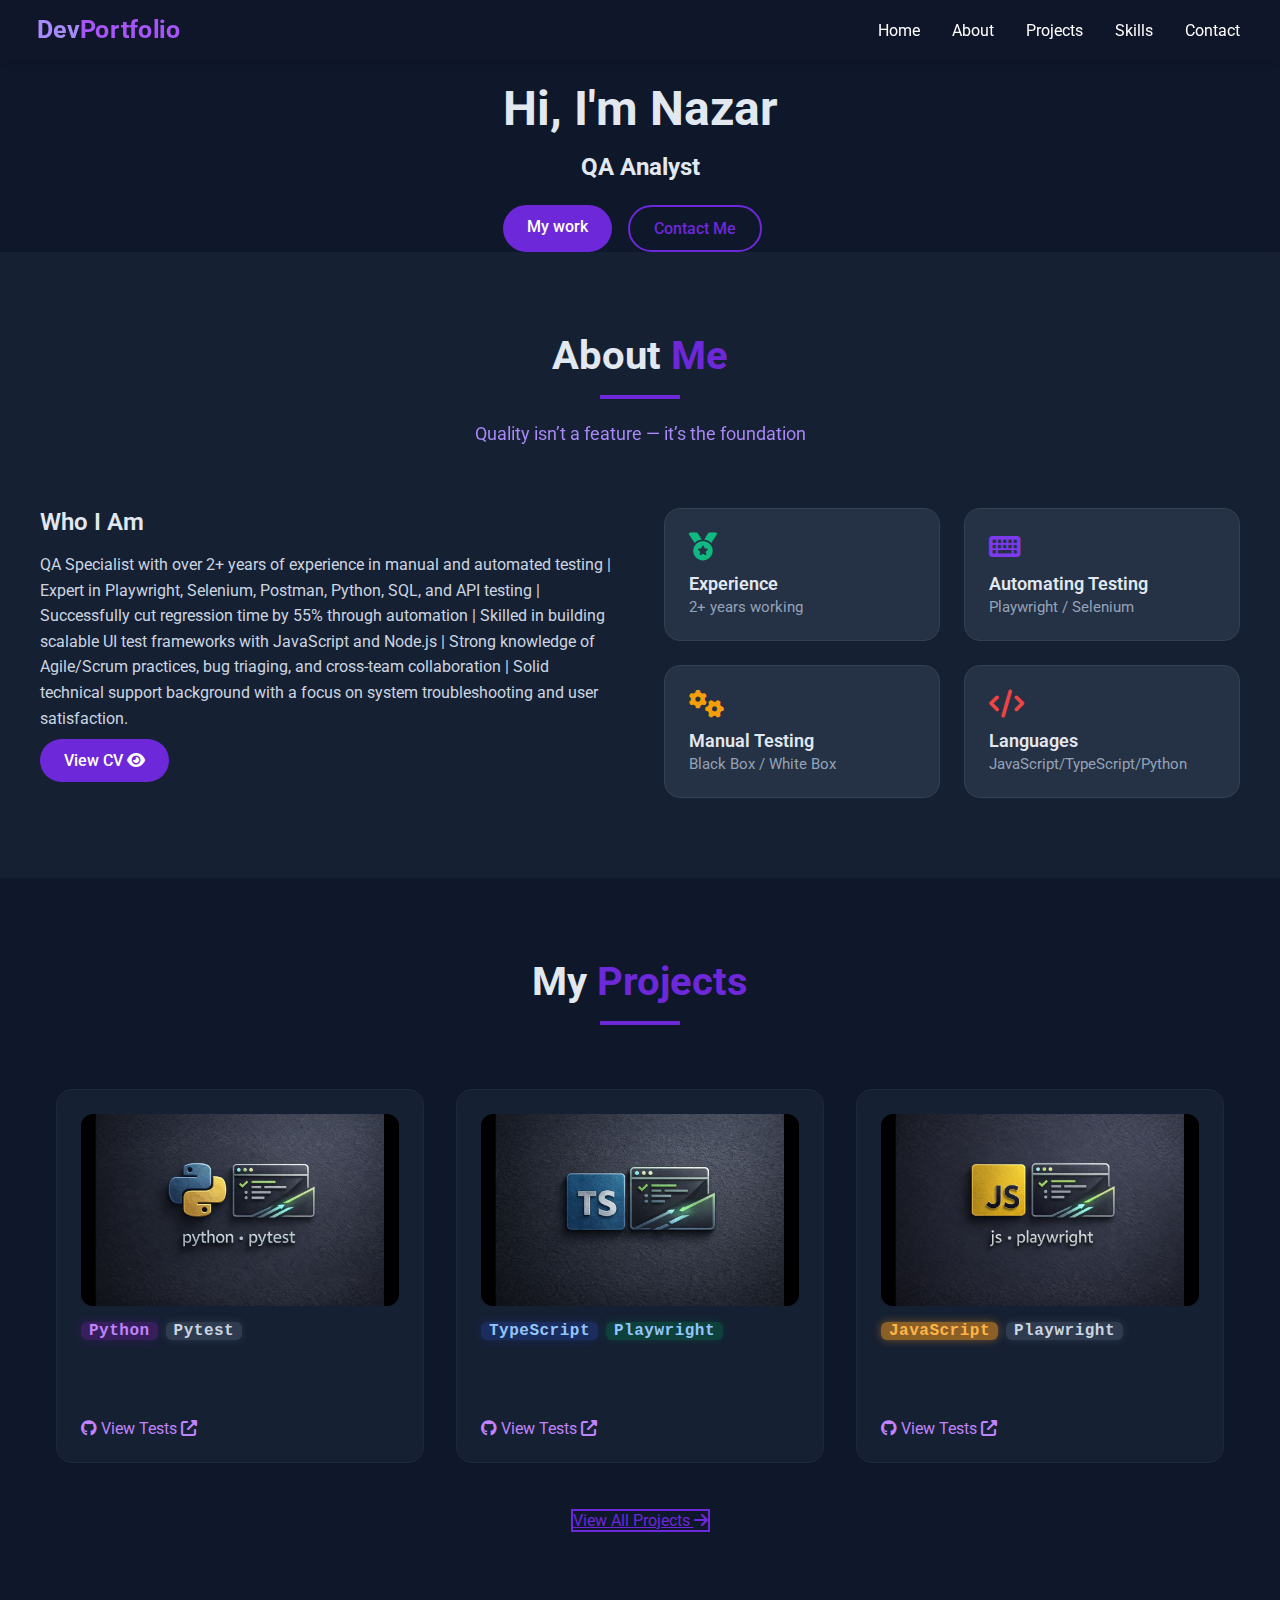
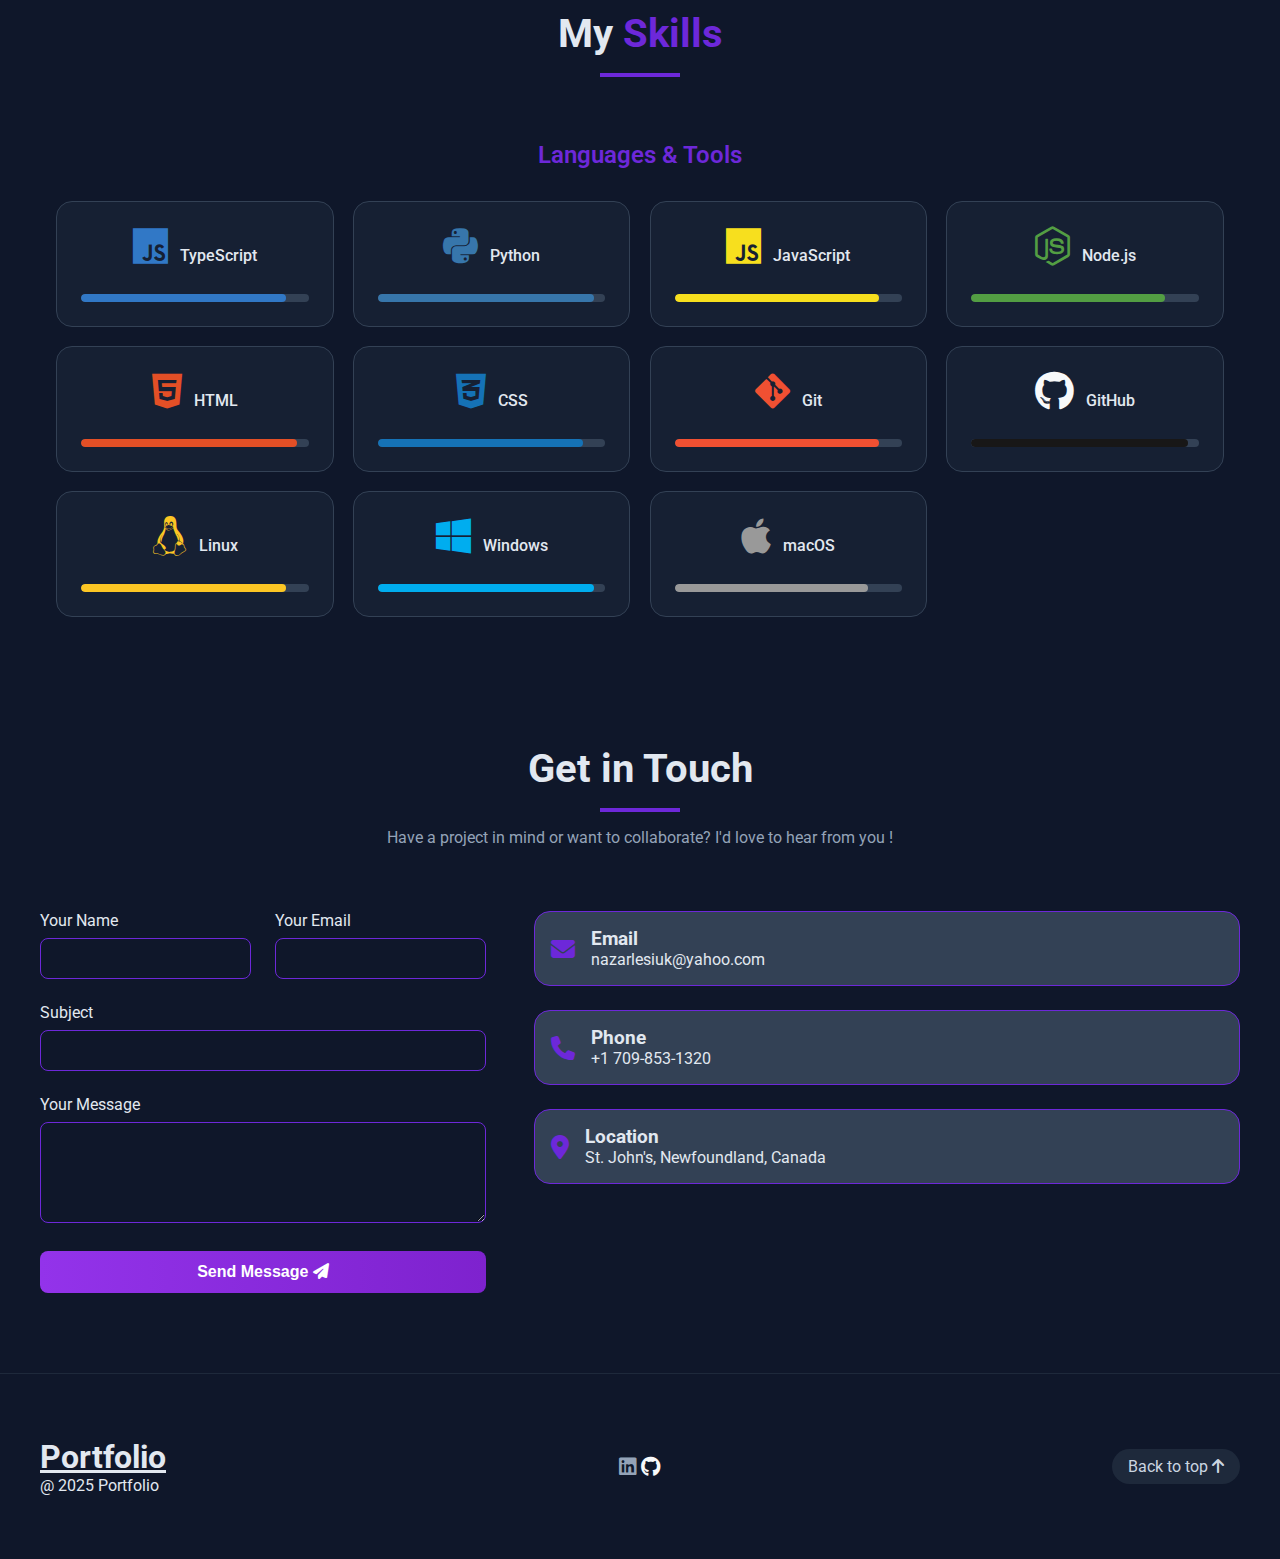
<file: index.html>
<!DOCTYPE html>
<html lang="en">
<head>
  <meta charset="UTF-8">
  <meta name="viewport" content="width=device-width, initial-scale=1.0">
  <title>My Portfolio</title>
  <link rel="stylesheet" href="style.css">
  <link href="https://fonts.googleapis.com/css2?family=Roboto:ital,wght@0,100..900;1,100..900&display=swap" rel="stylesheet">
  <link rel="stylesheet" href="https://cdnjs.cloudflare.com/ajax/libs/font-awesome/6.4.0/css/all.min.css" />
</head>
<body>
<!-- Navigation -->
<nav class="navbar">
  <div class="navbarContainer">
    <a href="#" class="headerlogo">Dev<span>Portfolio</span></a>

    <div class="navlinks" id="navlinks">
      <a href="#home" class="navlink">Home</a>
      <a href="#about" class="navlink">About</a>
      <a href="#projects" class="navlink">Projects</a>
      <a href="#skills" class="navlink">Skills</a>
      <a href="#contact" class="navlink">Contact</a>

      <!-- exit button -->
      <button class="closeBtn" id="closeBtn">Exit</button>
    </div>

    <button class="hamburger" id="hamburger">
      <i class="fas fa-bars"></i>
    </button>
  </div>
</nav>


<!--Hero Section number --2-->

<section class="heroSection" id="home">
    <div class="heroContainer">
        <div class="heroText">
            <h1 class="heroTitle">Hi, I'm <span>Nazar</span></h1>
            <h2 class="heroSubtitle">QA Analyst</h2>
            <div class="heroButtons">
                <a href="#projects" class="cta-btn cta-btn-primary">My work</a>
                <a href="#contact" class="cta-btn cta-btn-outline">Contact Me</a>
            </div>
        </div>
    </div>
</section>


<!-- About section -->
<section class="aboutSection" id="about">
  <div class="aboutContainer">
    <div class="aboutHeader">
      <h2 class="aboutTitle">About <span>Me</span></h2>
      <div class="aboutDivider"></div>
      <p class="aboutSubText">Quality isn’t a feature — it’s the foundation</p>
    </div>

    <!-- Content -->
<div class="aboutContent">
  <!-- Left Column -->
  <div class="aboutText">
    <h3 class="aboutSubheading">Who I Am</h3>
    <p>
      QA Specialist with over 2+ years of experience in manual and automated testing |
      Expert in Playwright, Selenium, Postman, Python, SQL, and API testing |
      Successfully cut regression time by 55% through automation |
      Skilled in building scalable UI test frameworks with JavaScript and Node.js |
      Strong knowledge of Agile/Scrum practices, bug triaging, and cross-team collaboration |
      Solid technical support background with a focus on system troubleshooting and user satisfaction.
    </p>
<a href="Nazar_Lesiuk_CV.pdf" class="cta-btn cta-btn-primary" target="_blank">
  View CV <i class="fas fa-eye ms-2"></i>
</a>


  </div>

  <!-- Right Grid -->
  <div class="aboutCards">
    <div class="aboutCard">
      <i class="fas fa-medal aboutIcon" style="color: #10b981;"></i>
      <h4>Experience</h4>
      <p>2+ years working</p>
    </div>

    <div class="aboutCard">
      <i class="fas fa-keyboard aboutIcon" style="color: #7c3aed;"></i>
      <h4>Automating Testing</h4>
      <p>Playwright / Selenium</p>
    </div>

    <div class="aboutCard">
      <i class="fas fa-gears aboutIcon" style="color: #f59e0b;"></i>
      <h4>Manual Testing</h4>
      <p>Black Box / White Box</p>
    </div>

    <div class="aboutCard">
      <i class="fas fa-code aboutIcon" style="color: #ef4444;"></i>
      <h4>Languages</h4>
      <p>JavaScript/TypeScript/Python</p>
    </div>
  </div>
</div>
</div>
</section>
<!-- Project Section-->
<section id="projects" class="projectSection">
  <div class="projectContainer">
    <!-- Heading -->
    <div class="projectHeader">
      <h2 class="projectTitle">My <span>Projects</span></h2>
      <div class="projectDivider"></div>
      <!-- <p class="projectSubtext">A selection of my recent works</p> -->
    </div>

    <!-- Project grid -->
    <div class="projectGrid">
      <!-- Project 1 -->
      <div class="projectCard">
        <div class="projectImg">
          <img src="py_01.jpeg" alt="E-Commerce project">
        </div>
        <div class="projectTags">
          <span class="projectTag tag-purple">Python</span>
          <span class="projectTag tag-slate">Pytest</span>
        </div>
        <h3 class="projectName">Auto Tests</h3>
        <p class="projectDescription">Status:In Process</p>
        <div class="projectLinks">
          <a href="#"><i class="fab fa-github"></i></a>
          <a href="" target="_blank">View Tests <i class="fas fa-external-link-alt"></i></a>

        </div>
      </div>

      <!-- Project 2 -->
      <div class="projectCard">
        <div class="projectImg">
          <img src="ts_01.jpeg" alt="Documentation project">
        </div>
        <div class="projectTags">
          <span class="projectTag tag-blue">TypeScript</span>
          <span class="projectTag tag-white">Playwright</span>
        </div>
        <h3 class="projectName">Auto Tests</h3>
        <p class="projectDescription">Status:In process</p>
        <div class="projectLinks">
          <a href="#"><i class="fab fa-github"></i></a>
          <a href="#">View Tests <i class="fas fa-external-link-alt"></i></a>
        </div>
      </div>

      <!-- Project 3 -->
      <div class="projectCard">
        <div class="projectImg">
          <img src="js_01.jpeg" alt="JavaScript Auto Tests">
        </div>
        <div class="projectTags">
          <span class="projectTag tag-amber">JavaScript</span>
          <span class="projectTag tag-slate">Playwright</span>
    
        </div>
        <h3 class="projectName">JavaScript Auto Tests</h3>
        <p class="projectDescription">A collection of Auto Tests.</p>
        <div class="projectLinks">
          <a href="#"><i class="fab fa-github"></i></a>
          <a href="https://github.com/Nazar7879/EF-Connect-UI" target="_blank" rel="noopener noreferrer">
            View Tests <i class="fas fa-external-link-alt"></i></a>
        </div>
      </div>



    </div>
    <div class="cta-bth projectCta">
        <a href="AllProjects.html" class="cta-bth cta-btn-outline">
            View All Projects <i class="fas fa-arrow-right"></i>
        </a>
    </div>
  </div>
</section>

<!-- Skills Section -->

<!-- Skills Section -->
<section id="skills" class="skillSection">
  <div class="skillContainer">
    <div class="skillHeader">
      <h2 class="skillTittle">My <span>Skills</span></h2>
      <div class="skillDivider"></div>
      <!-- <p class="skillSubtext">Technologies and tools</p> -->
    </div>

    <!-- Skills group -->
    <div class="skillsGroup">
      <h3 class="skillCategory">Languages & Tools</h3>
      <div class="skillGrid">
        

        <div class="skillCard">
       <i class="fab fa-js skillIcon" style="color:#3178C6;"></i>
       <span>TypeScript</span>
        <div class="skillBar">
        <div style="width: 90%; background: #3178C6;"></div>
        </div>
       </div>

        <div class="skillCard">
          <i class="fab fa-python skillIcon" style="color:#3776AB;"></i>
          <span>Python</span>
          <div class="skillBar">
            <div style="width: 95%; background: #3776AB;"></div>
          </div>
        </div>

        <div class="skillCard">
          <i class="fab fa-js skillIcon" style="color:#f7df1e;"></i>
          <span>JavaScript</span>
          <div class="skillBar">
            <div style="width: 90%; background: #f7df1e;"></div>
          </div>
        </div>

        <div class="skillCard">
          <i class="fab fa-node-js skillIcon" style="color:#539E43;"></i>
          <span>Node.js</span>
          <div class="skillBar">
            <div style="width: 85%; background: #539E43;"></div>
          </div>
        </div>

        <div class="skillCard">
          <i class="fab fa-html5 skillIcon" style="color:#E34F26;"></i>
          <span>HTML</span>
          <div class="skillBar">
            <div style="width: 95%; background: #E34F26;"></div>
          </div>
        </div>

        <div class="skillCard">
          <i class="fab fa-css3-alt skillIcon" style="color:#1572B6;"></i>
          <span>CSS</span>
          <div class="skillBar">
            <div style="width: 90%; background: #1572B6;"></div>
          </div>
        </div>

        <div class="skillCard">
          <i class="fab fa-git-alt skillIcon" style="color:#F05032;"></i>
          <span>Git</span>
          <div class="skillBar">
            <div style="width: 90%; background: #F05032;"></div>
          </div>
        </div>

        <div class="skillCard">
          <i class="fab fa-github skillIcon" style="color:#f8f9fa;"></i>
          <span>GitHub</span>
          <div class="skillBar">
            <div style="width: 95%; background: #181717;"></div>
          </div>
        </div>

        <div class="skillCard">
          <i class="fab fa-linux skillIcon" style="color:#FCC624;"></i>
          <span>Linux</span>
          <div class="skillBar">
            <div style="width: 90%; background: #FCC624;"></div>
          </div>
        </div>

        <div class="skillCard">
          <i class="fab fa-windows skillIcon" style="color:#00ADEF;"></i>
          <span>Windows</span>
          <div class="skillBar">
            <div style="width: 95%; background: #00ADEF;"></div>
          </div>
        </div>

        <div class="skillCard">
          <i class="fab fa-apple skillIcon" style="color:#999999;"></i>
          <span>macOS</span>
          <div class="skillBar">
            <div style="width: 85%; background: #999999;"></div>
          </div>
        </div>

      </div> 
    </div> 
  </div> 
</section>

<!-- Contact Section -->
<section id="contact" class="contactSection">
    <div class="contactContainer">
        <div class="contactHeader">
            <h2 class="contactTitle">Get in <span>Touch</span></h2>
            <div class="contactDivider"></div>
            <p class="contactSubText">Have a project in mind or want to collaborate? I'd love to hear from you !</p>
        </div>
        <div class="contactContent">
            <!-- contact form -->
<form class="contactForm" id="contactForm" action="https://formspree.io/f/xzzvqzvr" method="POST">
  <div class="contactGrid">
    <div>
      <label for="name">Your Name</label>
      <input type="text" id="name" name="name" required>
    </div>
    <div>
      <label for="email">Your Email</label>
      <input type="email" id="email" name="email" required>
    </div>
  </div>
  <div>
    <label for="subject">Subject</label>
    <input type="text" id="subject" name="subject" required>
  </div>
  <div>
    <label for="message">Your Message</label>
    <textarea id="message" name="message" rows="5" required></textarea>
  </div>
  <button type="submit">Send Message <i class="fas fa-paper-plane"></i></button>
</form>
             <!-- contact info -->
    
<div class="contactInfo">

  <div class="contactCard">
    <i class="fas fa-envelope"></i>
    <div>
      <h3>Email</h3>
      <p>nazarlesiuk@yahoo.com</p>
    </div>
  </div>

  <div class="contactCard">
    <i class="fas fa-phone"></i>
    <div>
      <h3>Phone</h3>
      <p>+1 709-853-1320</p>
    </div>
  </div>

  <div class="contactCard">
    <i class="fas fa-map-marker-alt"></i>
    <div>
      <h3>Location</h3>
      <p>St. John's, Newfoundland, Canada</p>
    </div>
  </div>

</div>

</section>
<!-- foter section -->
 <footer class="footer">
    <div class="footerContainer">
       <div class="footerTop">
        <div>
            <a href="#" class="footerLogo">Portfolio</a>
            <p>@ 2025 Portfolio</p>
        </div>
         <div class="footerSosials">
            <a href="https://www.linkedin.com/in/nazar-lesiuk/" target="_blank" rel="noopener noreferrer" aria-label="Linkedin"><i class="fab fa-linkedin "></i></a>
            <a href="https://github.com/Nazar7879" target="_blank" rel="noopener noreferrer"  aria-label="Github"> <i class="fab fa-github"  style="color: #f8f9fa;"></i></a>
         </div>
          <a href="#home" class="footerTopLink">
            Back to top <i class="fas fa-arrow-up"></i>
          </a>
       </div> 
    </div>
 </footer>

<script src="script.js"></script> 
<script src="contact.js"></script> 
</body>
</html>
</file>
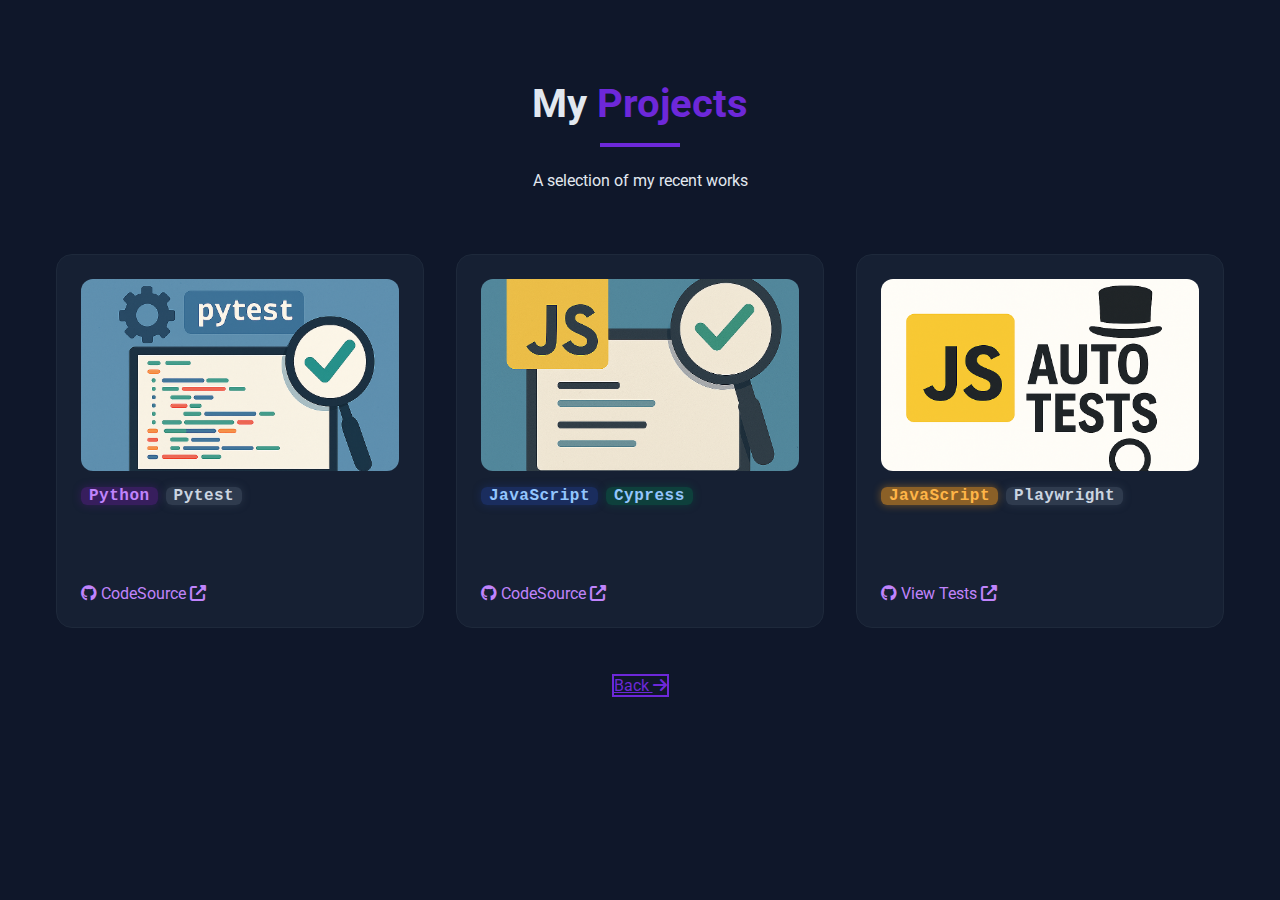
<file: AllProjects.html>
<!DOCTYPE html>
<html lang="en">
<head>
    <meta charset="UTF-8">
    <meta name="viewport" content="width=device-width, initial-scale=1.0">
    <title>All Projects</title>
    <link rel="stylesheet" href="style.css">
    <link rel="stylesheet" href="https://cdnjs.cloudflare.com/ajax/libs/font-awesome/6.4.0/css/all.min.css" />
</head>
</head>
<body>
    <section id="projects" class="projectSection">
  <div class="projectContainer">
    <!-- Heading -->
    <div class="projectHeader">
      <h2 class="projectTitle">My <span>Projects</span></h2>
      <div class="projectDivider"></div>
      <p class="projectSubtext">A selection of my recent works</p>
    </div>

    <!-- Project grid -->
    <div class="projectGrid">
      <!-- Project 1 -->
      <div class="projectCard">
        <div class="projectImg">
          <img src="python.png" alt="E-Commerce project">
        </div>
        <div class="projectTags">
          <span class="projectTag tag-purple">Python</span>
          <span class="projectTag tag-slate">Pytest</span>
        </div>
        <h3 class="projectName">Auto Tests</h3>
        <p class="projectDescription">In Process</p>
        <div class="projectLinks">
          <a href="#"><i class="fab fa-github"></i></a>
          <a href="" target="_blank">CodeSource <i class="fas fa-external-link-alt"></i></a>

        </div>
      </div>

      <!-- Project 2 -->
      <div class="projectCard">
        <div class="projectImg">
          <img src="Qa.png" alt="Documentation project">
        </div>
        <div class="projectTags">
          <span class="projectTag tag-blue">JavaScript</span>
          <span class="projectTag tag-white">Cypress</span>
        </div>
        <h3 class="projectName">Documentation Example</h3>
        <p class="projectDescription">In Process</p>
        <div class="projectLinks">
          <a href="#"><i class="fab fa-github"></i></a>
          <a href="#">CodeSource <i class="fas fa-external-link-alt"></i></a>
        </div>
      </div>

      <!-- Project --3 -->
      <div class="projectCard">
        <div class="projectImg">
          <img src="JS.png" alt="JavaScript Auto Tests">
        </div>
        <div class="projectTags">
          <span class="projectTag tag-amber">JavaScript</span>
           <span class="projectTag tag-slate">Playwright</span>
        </div>
        <h3 class="projectName">JavaScript Auto Tests</h3>
        <p class="projectDescription">A collection of Auto Tests.</p>
        <div class="projectLinks">
          <a href="#"><i class="fab fa-github"></i></a>
          <a href="https://github.com/Nazar7879/EF-Connect-UI" target="_blank" rel="noopener noreferrer">
            View Tests <i class="fas fa-external-link-alt"></i></a>
        </div>
      </div>

    </div>
    <div class="cta-bth projectCta">
        <a href="index.html" class="cta-bth cta-btn-outline">
            Back <i class="fas fa-arrow-right"></i>
        </a>
    </div>
  </div>
</section>
    <script src="script.js"></script>
    
</body>
</html>
</file>
<file: style.css>
@import url('https://fonts.googleapis.com/css2?family=Roboto:ital,wght@0,100..900;1,100..900&display=swap');


* {
   scroll-behavior: smooth;
   box-sizing: border-box;
   padding: 0;
   margin: 0;

}

:root{
    --primary: #6d28d9;
}

body {
    font-family: 'Roboto', sans-serif;
    background-color: #0f172a;
    color: #e2e8f0 ;
}

.navbar {
    position: fixed;
    width: 100%;
    background-color: rgba(15, 23, 42, 0.8); 
    backdrop-filter: blur(10px);
    z-index: 50;
    padding: 1rem 1.5rem;
    box-shadow: 0 4px 6px rgba(0, 0, 0, 0.1);
}


.navbarContainer{
    max-width: 1200px;
    margin: 0 auto;
    display: flex;
    justify-content: space-between;
    align-items: center;

} 

/* close button */


.closeBtn {
  display: none;
}

@media (max-width: 768px) {
  .closeBtn {
    display: inline-block;
    margin-top: 3rem;
    padding: 0.8rem 1.6rem;
    background-color: #a78bfa;
    border: none;
    border-radius: 8px;
    color: white;
    font-weight: 700;
    font-size: 1.1rem;
    cursor: pointer;
    box-shadow: 0 2px 6px rgba(167, 139, 250, 0.6);
    transition: transform 0.2s ease, box-shadow 0.2s ease;
  }

  .closeBtn:hover,
  .closeBtn:focus {
    transform: translateY(-3px);
    box-shadow: 0 8px 15px rgba(167, 139, 250, 0.8);
    outline: none;
  }
}



/* devPortfolio */
.headerlogo {
    font-size: 1.5rem;
    font-weight: bold;
    color: #a78bfa;           
    text-decoration: none;
    transform: scale(1.05);   
    cursor: pointer;          
    transition: color 0.3s ease, transform 0.3s ease; 
}

.headerlogo:hover {
    color: #a78bfa;        
    transform: scale(1.05); 
    cursor: pointer;       
}

.headerlogo span {
    color: #a855f7; 
    transition: color 0.3s ease;
}

.headerlogo span:hover {
    color: #c084fc; 
}


.navlinks {
    display: none;
    transition: all 0.3s ease;
}

.navlinks.show {
    display:  flex !important;
    flex-direction: column;
    gap: 1.5rem;
    position: fixed;
    height: 100vh;
    width: 50%;
    top: 0;
    right: 0;
    background-color: rgba(15, 23, 42, 0.95);
    padding: 1rem 2rem 1rem 1rem;
    box-shadow: 0 8px 16px rgba(0, 0, 0, 0.3);
    z-index: 99;
    transform: translateX(0);

}
.navlink{
     position: relative;
     color: #fff;
     margin-left: 2rem;
     text-decoration: none;
     transition: color 0.3s ease;
}

.navlink:hover {
    color: var(--primary);
}

.navlink::after {
    content: '';
    position: absolute;
    width: 0;
    height: 2px;
    bottom: -2px;
    left: 0;
    background-color: var(--primary);
    transition: width 0.3s ease;
}

.navlink:hover::after {
    width: 100%;
}

.hamburger {
    background: none;
    border: none;
    color: #fff;
    font-size: 1.25rem;
    display: block;
}

@media (min-width: 768px){
    .navlinks{
      display: flex;
    }
    .hamburger{
        display: none;
    }
}


/*section number 2*/


.heroSection {
    /* min-width: 100vh; */
    padding-top: 5rem;
    display: flex;
    align-items: center;
    justify-content: center;
}

.heroContainer {
    display: flex;
    flex-direction: column;
    align-items: center;
    padding: 0 1.5rem;
    max-width: 1200px;
    margin: 0 auto;
}

.heroText {
    text-align: center;
    margin-bottom: 3rem;
    max-width: 600px;

}

/* professional_name */

@keyframes colorCycle {
  0%, 100% { color: #a78bfa; } 
  50% { color: #c084fc; }      
}


.heroTitle {
    font-size: 3rem;
    font-weight: bold;
    margin-bottom: 1rem;
    cursor: default;
    animation: colorCycle 2s infinite; 
    text-align: center; 
}

.heroContainer {
    display: flex;
    justify-content: center; 
    align-items: center;     
    flex-direction: column;  
}


.heroTitle span {
    animation: colorCycle 2s infinite; 
}


.heroTitle span:hover {
    color: #c084fc;
}




@keyframes colorCycle {
  0%, 100% { color: #a78bfa; }
  50% { color: #c084fc; }
}

.heroSubtitle {
    font-size: 1.5rem;
    margin-bottom: 1.5rem;
    cursor: default;
    animation: colorCycle 2s infinite; 
    text-align: center; 
}


.heroButtons{
    display: flex;
    gap: 1rem;
    justify-content: center;
}

.cta-btn {
    padding: 0.75rem 1.5rem;
    font-weight: 500;
    border-radius: 999px;
    transition: all 0.3s ease;
    text-decoration: none;
}

.cta-btn-primary {
      background-color: var(--primary);
      color: #fff;

}

.cta-btn-primary:hover {
    background-color:#5b21b6 ;
    
}

.cta-btn-outline {
    border: 2px solid var(--primary);
    color: var(--primary);
}

.cta-btn-outline:hover {
   background-color: var var(--primary);
   color: #fff;
}



@media (min-width:768px){
    .heroContainer {
        flex-direction: row;
        justify-content: space-between;
    }
    .heroText {
        text-align: left;
        margin-bottom: 0;
    }
    .heroButtons {
        justify-content: flex-start;
    }
    .heroImgWrapper {
        width: 20rem;
        height: 20rem;
        margin-top: 200px;
        margin-left: 310px;
    }
}

/* About Section*/

.aboutSection {
    padding: 5rem 1.5rem;
    background-color: rgba(30, 41, 59, 0.5);
}

.aboutContainer {
    max-width: 1200px;
    margin: 0 auto;
}

.aboutHeader {
    text-align: center;
    margin-bottom: 4rem;
}

.aboutTitle {
    font-size: 2.5rem;
    font-weight: bold;
    margin-bottom: 1rem;
    color: #e2e8f0;
}

.aboutTitle span {
   color: var(--primary);
}

.aboutDivider {
    width: 5rem;
    height: 4px;
    background-color:  var(--primary);
    margin: 0 auto 1.5rem;
}


 @keyframes colorCycleText {
  0%, 100% { background-position: 0% 50%; }
  50% { background-position: 100% 50%; }
}

.aboutSubText {
  background: linear-gradient(270deg, #a78bfa, #c084fc, #a78bfa);
  background-size: 600% 600%;
  -webkit-background-clip: text;
  -webkit-text-fill-color: transparent;
  animation: colorCycleText 5s ease infinite;
  font-size: 1.125rem;
  text-align: center;
  margin-bottom: 2rem;
}


.aboutContent {
    display: flex;
    flex-direction: column;
    gap: 3rem;
}

.aboutText {
    flex: 1;
}

.aboutSubheading {
    font-size: 1.5rem;
    font-weight: 600;
    margin-bottom: 1rem;
    color: #e2e8f0;
}

.aboutText p {
    color: #cbd5e1;
    margin-bottom: 1.25rem;
    line-height: 1.6;
}

.aboutCvBth {
    display: inline-flex;
    align-items: center;
    margin-top: 1rem;


}

.aboutCards {
    display: grid;
    grid-template-columns: repeat(2,1fr);
    gap: 1.5rem;
    flex: 1;
}

.aboutCard {
    background-color: rgba(51, 65, 85, 0.5);
    padding: 1.5rem;
    border-radius: 1rem;
    border: 1px solid #334155;
    color: #e2e8f0;
    transition: all 0.3s ease;
    text-align:  left;
}

.aboutIcon {
    font-size: 1.75rem;
    margin-bottom: 0.75rem;
    display: inline-block;
}

.aboutCard h4 {
    font-size: 1.125rem;
    font-weight: 600;
    margin-bottom: 0.25rem;
}

.aboutCard p {
    color: #94a3b8;
    font-size: 0.95rem;
}

@media (min-width:1024px){
    .aboutContent {
        flex-direction: row;
        align-items: flex-start;
    }
}

/* Project Section */


.projectSection {
    padding: 5rem 1.5rem;
}

.projectContainer {
    max-width: 1200px;
    margin: 0 auto;
    padding: 0 1rem; 
    
}

.projectHeader {
    text-align: center;
    margin-bottom: 4rem;
}

.projectTitle {
    font-size: 2.5rem;
    font-weight: bold;
    color: #e2e8f0;
    margin-bottom: 1rem;
}

.projectTitle span {
    color: var(--primary);
}

.projectDivider {
    width: 5rem;
    height: 4px;
    background-color: var(--primary);
    margin: 0 auto 1.5rem;
}


.projectGrid {
    display: grid;
    grid-template-columns: 1fr;
    gap: 2rem;
}

/* project cart 1 */

.projectCard {
    background: rgba(30, 41, 59, 0.5);
    border: 1px solid #1e293b;
    border-radius: 1rem;
    padding: 1.5rem;
    transition: all 0.3s ease;
}

.projectCard :hover {
    transform: translateY(-5px);
    box-shadow: 0 10px rgba(0, 0, 0, 0.2);
}

.projectImg {
    height: 12rem;
    overflow: hidden;
    border-radius: 0.75rem;
    margin-bottom: 1rem;
}

.projectImg img {
    width: 100%;
    height: 100%;
    object-fit: cover;
}

.projectTags {
    display: flex;
    gap: 0.5rem;
    margin-bottom: 0.75rem;
}

.projectTag {
    font-weight: 600;
    border-radius: 6px;
    padding: 0 8px;
    font-family: 'Courier New', Courier, monospace;
    letter-spacing: 0.5px;
    box-shadow: 0 0 8px rgba(0, 0, 0, 0.1);
    transition: background-color 0.3s ease, color 0.3s ease;
    display: inline-block;
    cursor: default;
    user-select: none;
}

/* Фон і колір тексту + тінь для кожного кольору */

.tag-purple {
    background-color: rgba(88, 28, 135, 0.5);
    color: #c084fc;
    box-shadow: 0 0 8px rgba(88, 28, 135, 0.4);
}

.tag-slate {
    background-color: rgba(71, 85, 105, 0.5);
    color: #cbd5e1;
    box-shadow: 0 0 8px rgba(71, 85, 105, 0.4);
}

.tag-blue {
    background-color: rgba(30, 58, 138, 0.5);
    color: #93c5fd;
    box-shadow: 0 0 8px rgba(30, 58, 138, 0.4);
}

.tag-emerald {
    background-color: rgba(6, 95, 70, 0.5);
    color: #6ee7b7;
    box-shadow: 0 0 8px rgba(6, 95, 70, 0.4);
}

.tag-white {
    background-color: rgba(6, 95, 70, 0.5);  /* як у tag-emerald */
    color: #93c5fd;  /* як у tag-blue */
    box-shadow: 0 0 8px rgba(6, 95, 70, 0.4);
}

.tag-amber {
    background-color: rgba(255, 159, 28, 0.5);
    color: #ffb547;
    box-shadow: 0 0 8px rgba(255, 159, 28, 0.4);
}

/* При наведенні трохи підсвічуємо */

.projectTag:hover {
    filter: brightness(1.1);
    box-shadow: 0 0 12px rgba(0,0,0,0.15);
}

.projectName {
   font-size: 1.25rem; 
   font-weight: 600;
   color: #e2e8f0;
   margin-bottom: 0.5rem;
   text-shadow: 0 1px 3px rgba(0,0,0,0.5);
   opacity: 0;
   transform: translateY(10px);
   animation: fadeInUp 0.6s forwards;
   animation-delay: 0.2s;
   transition: transform 0.3s ease;
}

.projectName:hover {
   transform: scale(1.05);
}

.projectDescription {
    color: #94a3b8;
    margin-bottom: 1rem;
    opacity: 0;
    transform: translateY(10px);
    animation: fadeInUp 0.6s forwards;
    animation-delay: 0.4s;
}

.projectLinks a {
    color: #c084fc;
    position: relative;
    text-decoration: none;
    cursor: pointer;
    transition: color 0.3s ease, transform 0.3s ease, box-shadow 0.3s ease;
}

.projectLinks a:hover,
.projectLinks a:focus-visible {
    color: #a78bfa;
    transform: translateY(-3px);
    box-shadow: 0 4px 6px rgba(167, 139, 250, 0.4);
    outline: none;
}

.projectLinks a:focus-visible {
    outline: 2px solid #c084fc;
    outline-offset: 4px;
}

.projectLinks a::after {
    content: '';
    position: absolute;
    width: 100%;
    height: 2px;
    bottom: -2px;
    left: 0;
    background: linear-gradient(90deg, #a78bfa, #c084fc);
    transform: scaleX(0);
    transform-origin: left;
    transition: transform 0.3s ease;
}

.projectLinks a:hover::after,
.projectLinks a:focus-visible::after {
    transform: scaleX(1);
}

.projectLinks a[title]::after {
    content: attr(title);
    position: absolute;
    bottom: 120%;
    left: 50%;
    transform: translateX(-50%) translateY(10px);
    background-color: rgba(23, 23, 42, 0.9);
    color: #e2e8f0;
    padding: 6px 10px;
    border-radius: 6px;
    white-space: nowrap;
    font-size: 0.75rem;
    opacity: 0;
    pointer-events: none;
    transition: opacity 0.3s ease, transform 0.3s ease;
    box-shadow: 0 2px 10px rgba(0,0,0,0.4);
    z-index: 10;
}

.projectLinks a[title]:hover::after {
    opacity: 0.85;
    transform: translateX(-50%) translateY(0);
}


/* Анімація плавного появи */
@keyframes fadeInUp {
  to {
    opacity: 1;
    transform: translateY(0);
  }
}

.projectCta {
    text-align: center;
    margin-top: 3rem;
}

@media (min-width: 768px) {
    .projectGrid {
        grid-template-columns: repeat(3,1fr);
    }
}

@media (min-width:1024px){
    .projectGrid {
        grid-template-columns: repeat(3,1fr);
    }
} */

/* Skills sections */

.skillSection {
    padding: 5rem 1.5rem;
    background-color: rgba(30, 42, 59, 0.5);
}

.skillContainer {
    max-width: 1200px;
    margin: 0 auto; 
    padding: 0 1rem;
}


.skillHeader {
    text-align: center;
    margin-bottom: 4rem;
}

.skillTittle {
    font-size: 2.5rem;
    font-weight: bold;
    color: #e2e8f0;
    margin-bottom: 1rem;
}

.skillTittle  span {
    color: var(--primary);
}

.skillDivider {
    width: 5rem;
    height: 4px;
    background-color: var(--primary);
    margin: 0 auto 1.5rem;
}


.skillsGroup {
    margin-bottom: 3rem;
}

.skillCategory {
    text-align: center;
    font-size: 1.5rem;
    font-weight: 600;
    margin-bottom: 2rem;
    color: var(--primary);
}

.skillGrid {
    display: grid;
    gap: 1.2rem;
    grid-template-columns: repeat(2,1fr);
}

.skillCard {
    background-color: rgba(30, 41, 59, 0.5);
    border: 1px solid #334155;
    border-radius: 1rem;
    text-align: center;
    transition: border 0.3s ease;
    padding: 1.5rem;
     
}

.skillCard :hover {
    border-color: var(--primary);
}

.skillIcon {
    font-size: 2.5rem;
    margin-bottom: 1rem;
    margin-right: 0.5rem;
    transition: transform 0.3s ease;

}

.skillCard:hover .skillIcon {
    transform: scale(1.1);
}

.skillCard span {
    font-weight: 500;
    color: #e2e8f0;
}
 
.skillBar {
    width: 100%;
    background-color: #334155;
    height: 0.5rem;
    border-radius: 999px;
    margin-top: 0.75rem;
    overflow: hidden;
}

.skillBar div {
    height: 100%;
    border-radius: 999px;
    transition: width 0.3s ease;
}

@media (min-width:640px){
    .skillGrid {
        grid-template-columns: repeat(3,1fr);

    }
}

@media (min-width:768px){
    .skillGrid {
        grid-template-columns: repeat(4,1fr);
    }
}

@media(min-width:1024px){
    .skillCard {
        grid-template-columns: repeat(6,1fr);
    }
}

/* contact me */


.contactSection {
    padding: 5rem 1.5rem;
    background: #0f172a;
}

.contactContainer {
    max-width: 1200px;
    margin: auto;
}

.contactHeader {
    text-align: center;
    margin-bottom: 4rem;
}

 .contactTitle {
    font-size: 2.5rem;
    font-weight: 700;
    color: #e2e8f0;
} 



.contacTitle span {
    color: var(--primary);
}

.contactDivider {
    width: 5rem;
    height: 4px;
    background: var(--primary);
    margin: 1rem auto;

}

.contactSubText {
    color: #94a3b8;
    max-width: 700px;
    margin: auto
}

.contactContent {
    display: flex;
    flex-direction: column;
    gap: 3rem;
}

.contactForm {
    float: 1;
    display: flex;
    flex-direction: column;
    gap: 1.5rem;
}

.contactForm label {
    color: #e2e8f0;
    margin-bottom: 0.5rem;
    display: block;
}

.contactForm input, .contactForm textarea {
    width: 100%;
    padding: 0.75rem 1rem;
    background: transparent;
    border: 1px solid var(--primary);
    border-radius: 0.5rem;
    color: #e2e8f0;
}

.contactForm input:focus, .contactForm textarea:focus{
    outline: none;
    border-color: var(--primary);
    box-shadow: 0 0 0 2px var(--primary);

}

.contactForm button {
    padding: 0.75rem 1.5rem;
    background: linear-gradient(90deg, #9333ea, #7e22ce, #9333ea);
    background-size: 200% 100%;
    color: white;
    font-weight: bold;
    font-size: 1rem;
    border-radius: 0.5rem;
    border: none;
    cursor: pointer;
    transition: background-position 0.5s ease, transform 0.2s ease;
}

.contactForm button:hover {
    background-position: 100% 0;
    transform: scale(1.05);
}

.contactForm button:active {
    transform: scale(0.97);
}



/* _____ */

.contactGrid {
    display: grid;
    grid-template-columns: 1fr;
    gap: 1.5rem;
}

.contactInfo {
    flex: 1;
    display: flex;
    gap: 1.5rem;
    flex-direction: column;
}

.contactCard {
    background: #334155;
    border: 1px solid var(--primary);
    border-radius: 1rem;
    padding: 1rem;
    display: flex;
    gap: 1rem;
    color: #e2e8f0;
}

.contactCard i {
    display: flex;
    align-items: center;
    color: var(--primary);
    font-size: 1.5rem;
}

@media (min-width: 768px) {
    .contactGrid {
        grid-template-columns: repeat(2, 1fr);
    }
}

@media (min-width: 1024px) {
    .contactContent {
        display: flex; 
        flex-direction: row;
    }
}

/* footer section */

.footer {
    background: #0f172a;
    padding: 4rem 1.5rem;
    border-top: 1px solid #1e293b;
}

.footerContainer {
    max-width: 1200px;
    margin: auto;
}

.footerTop {
    display: flex;
    flex-direction: column;
    gap: 2rem;
    align-items: center;
    justify-content: space-between;
}

@media (min-width:768px){
    .footerTop {
        flex-direction: row;
    }
}

 .footerLogo {
     font-size: 2rem;
     font-weight: bold;
     color: #e2e8f0;
}

.footerLogo span {
    color: var(--primary);
}  */


.footerSosials {
    display: flex;
    gap: 1rem;

}

.footerSosials a {
    color: #94a3b8;
    font-size: 1.25rem;
    transition: color 0.3s;
}

.footerSosials a:hover {
    color: var(--primary);
}

.footerTopLink { 
    background: #1e293b;
    color: #cbd5e1;
    padding: 0.5rem 1rem;
    border-radius: 999px;
    transition: all 0.3s;
    text-decoration: none;
}

.footerTopLink:hover {
    background-color: var(--primary);
    color: #e2e8f0;
}


/* ----- */
body {
    overflow-x: hidden;
}

.projectContainer {
    padding: 0 1rem;
}

.projectImg {
    max-width: 100%;
    border-radius: 0.75rem;
}

.projectImg img {
    width: 100%;
    height: 100%;
    display: block;
    object-fit: cover;
}
</file>
